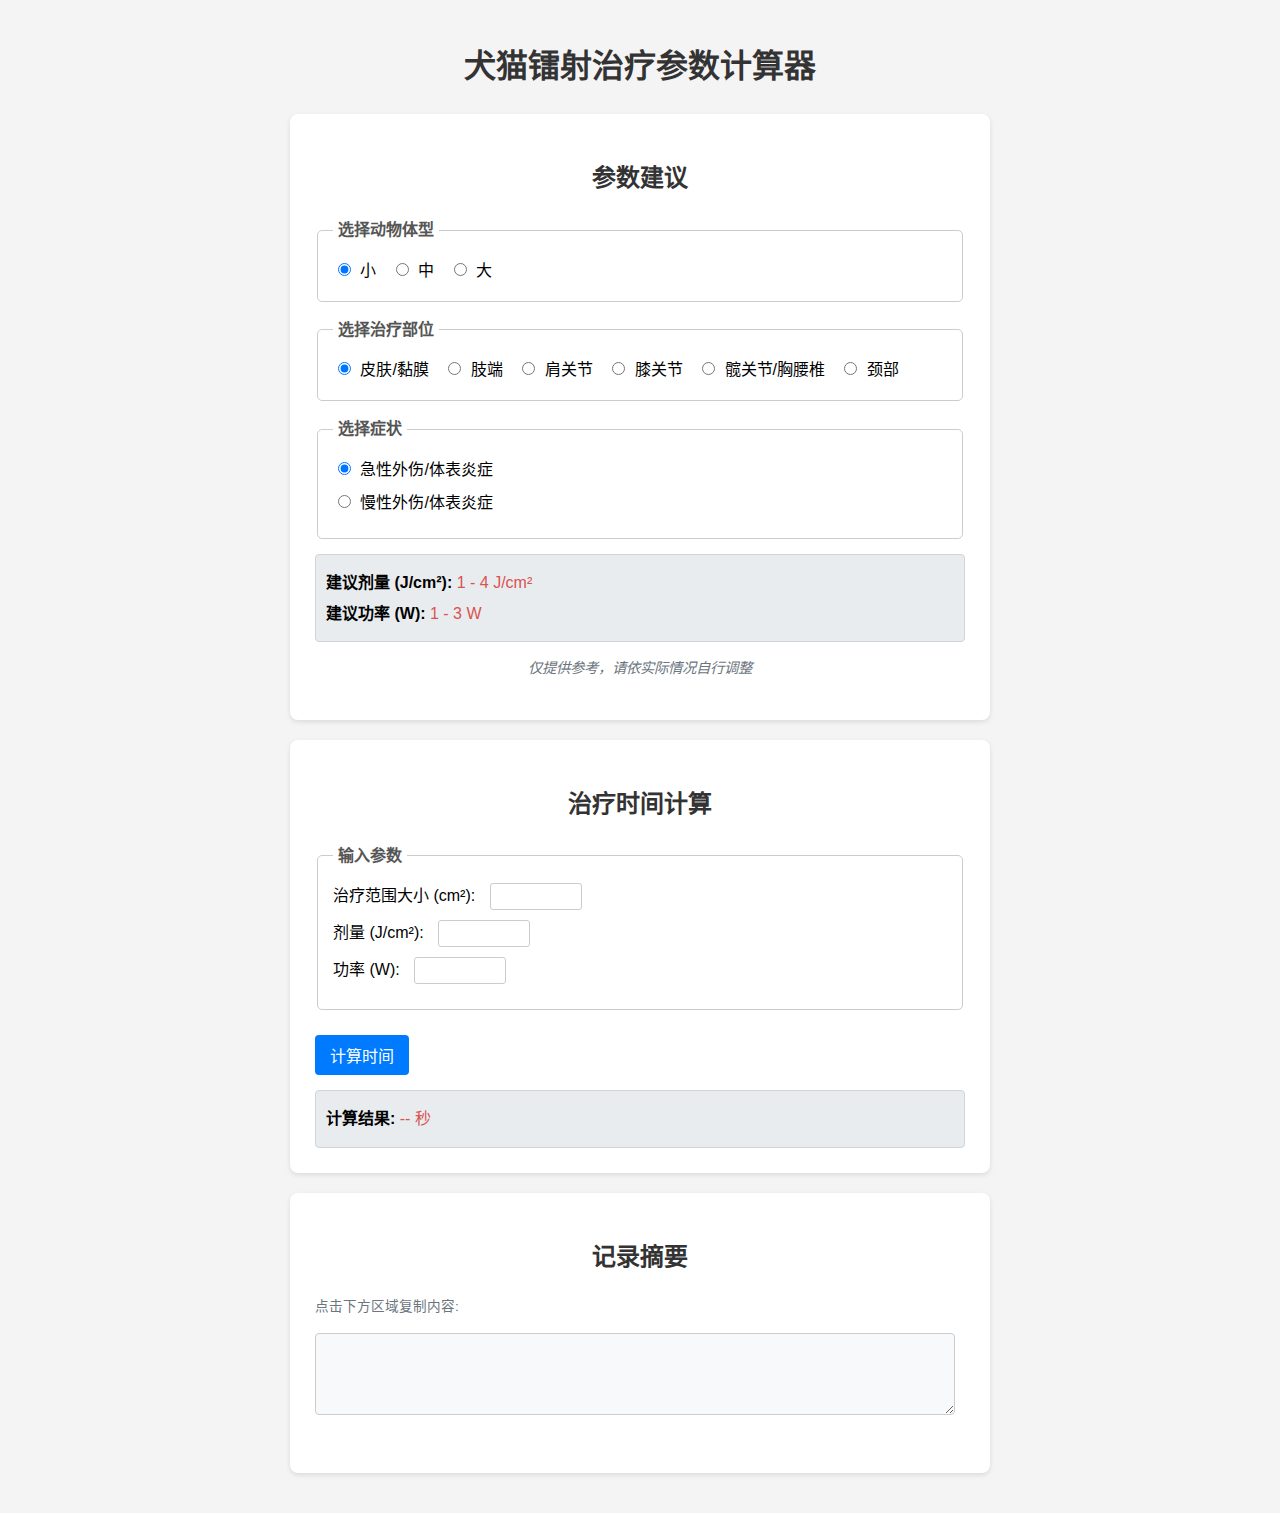
<file: laser/index.html>
<!DOCTYPE html>
<html lang="zh-CN">
<head>
    <meta charset="UTF-8">
    <meta name="viewport" content="width=device-width, initial-scale=1.0">
    <title>犬猫镭射治疗参数计算器</title>
    <style>
        body {
            font-family: sans-serif;
            line-height: 1.6;
            padding: 20px;
            max-width: 700px;
            margin: auto;
            background-color: #f4f4f4;
        }
        h1, h2 {
            color: #333;
            text-align: center;
        }
        .container {
            background-color: #fff;
            padding: 25px;
            border-radius: 8px;
            box-shadow: 0 2px 5px rgba(0,0,0,0.1);
            margin-bottom: 20px;
        }
        fieldset {
            border: 1px solid #ccc;
            border-radius: 5px;
            padding: 15px;
            margin-bottom: 15px;
        }
        legend {
            font-weight: bold;
            color: #555;
            padding: 0 5px;
        }
        label {
            margin-right: 10px;
            display: inline-block; /* Helps align radio buttons */
        }
        input[type="radio"], input[type="number"] {
            margin-right: 5px;
            margin-bottom: 10px; /* Spacing below inputs */
        }
         input[type="number"] {
            width: 80px; /* Adjust width as needed */
            padding: 5px;
            border: 1px solid #ccc;
            border-radius: 3px;
         }
        button {
            padding: 8px 15px;
            background-color: #007bff;
            color: white;
            border: none;
            border-radius: 4px;
            cursor: pointer;
            font-size: 1em;
            margin-top: 10px;
        }
        button:hover {
            background-color: #0056b3;
        }
        .result-display {
            margin-top: 15px;
            padding: 10px;
            background-color: #e9ecef;
            border: 1px solid #ced4da;
            border-radius: 4px;
        }
        .result-display p {
             margin: 5px 0;
             font-weight: bold;
        }
        .result-display span {
            font-weight: normal;
            color: #d9534f; /* Highlight result values */
        }
         #symptomsContainer label { /* Ensure symptom labels stack */
            display: block;
            margin-bottom: 5px;
        }
        .disclaimer {
            font-size: 0.9em;
            color: #6c757d;
            text-align: center;
            margin-top: 15px;
            font-style: italic;
        }
        .warning {
            color: #dc3545; /* Red color for warning */
            font-weight: bold;
            margin-left: 10px;
            font-size: 0.9em;
        }
        #recordSummaryOutput {
            width: 95%; /* Adjust width as needed */
            height: 60px; /* Adjust height as needed */
            font-family: monospace; /* Use monospace for better alignment */
            font-size: 1em;
            padding: 10px;
            border: 1px solid #ccc;
            border-radius: 4px;
            background-color: #f8f9fa;
            margin-top: 10px;
            resize: vertical; /* Allow vertical resize */
            white-space: pre; /* Preserve spaces and line breaks */
        }
        .copy-instruction {
            font-size: 0.85em;
            color: #6c757d;
            margin-bottom: 5px;
            display: block; /* Ensure it takes its own line */
        }
        #copyFeedback {
            font-size: 0.85em;
            color: green;
            margin-left: 10px;
            font-weight: bold;
            display: inline-block; /* Keep it next to the textarea */
            visibility: hidden; /* Hide initially */
        }
    </style>
</head>
<body>

    <h1>犬猫镭射治疗参数计算器</h1>

    <div class="container">
        <h2>参数建议</h2>
        <fieldset>
            <legend>选择动物体型</legend>
            <label><input type="radio" name="animalSize" value="小" checked> 小</label>
            <label><input type="radio" name="animalSize" value="中"> 中</label>
            <label><input type="radio" name="animalSize" value="大"> 大</label>
        </fieldset>

        <fieldset>
            <legend>选择治疗部位</legend>
            <label><input type="radio" name="treatmentArea" value="皮肤/黏膜" checked> 皮肤/黏膜</label>
            <label><input type="radio" name="treatmentArea" value="肢端"> 肢端</label>
            <label><input type="radio" name="treatmentArea" value="肩关节"> 肩关节</label>
            <label><input type="radio" name="treatmentArea" value="膝关节"> 膝关节</label>
            <label><input type="radio" name="treatmentArea" value="髋关节/胸腰椎"> 髋关节/胸腰椎</label>
            <label><input type="radio" name="treatmentArea" value="颈部"> 颈部</label>
        </fieldset>

        <fieldset>
            <legend>选择症状</legend>
            <div id="symptomsContainer">
                </div>
        </fieldset>

        <div class="result-display">
            <p>建议剂量 (J/cm²): <span id="recommendedDosage">--</span></p>
            <p>建议功率 (W): <span id="recommendedPower">--</span></p>
        </div>
        <p class="disclaimer">仅提供参考，请依实际情况自行调整</p>
    </div>

    <div class="container">
        <h2>治疗时间计算</h2>
         <fieldset>
             <legend>输入参数</legend>
             <div>
                 <label for="areaSize">治疗范围大小 (cm²):</label>
                 <input type="number" id="areaSize" name="areaSize" min="0" step="any">
             </div>
             <div>
                 <label for="dosageInput">剂量 (J/cm²):</label>
                 <input type="number" id="dosageInput" name="dosageInput" min="0" step="any">
             </div>
             <div>
                 <label for="powerInput">功率 (W):</label>
                 <input type="number" id="powerInput" name="powerInput" min="0.1" step="any">
                 <span id="powerWarning" class="warning" style="display: none;">功率较大，请注意安全</span>
            </div>
         </fieldset>
        <button id="calculateTimeBtn">计算时间</button>
        <div class="result-display">
            <p>计算结果: <span id="calculatedTime">-- 秒</span></p>
        </div>
    </div>

    <div class="container">
        <h2>记录摘要</h2>
        <label class="copy-instruction" for="recordSummaryOutput">点击下方区域复制内容:</label>
        <textarea id="recordSummaryOutput" readonly rows="3"></textarea>
        <span id="copyFeedback">已复制!</span>
    </div>


    <script src="script.js"></script>
</body>
</html>
</file>
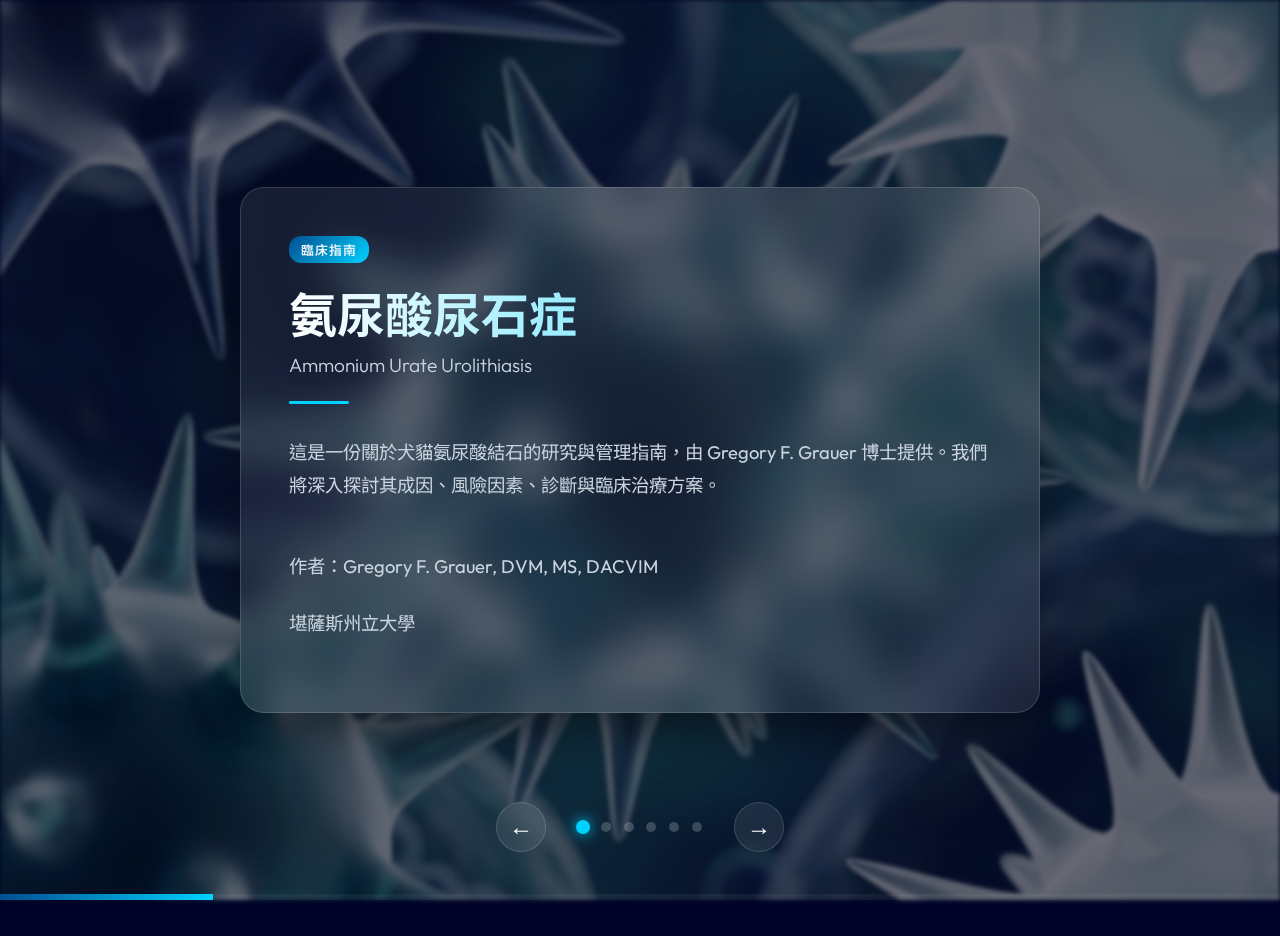
<file: Urolithiasis_Learning/index.html>
<!DOCTYPE html>
<html lang="zh-Hant">

<head>
    <meta charset="UTF-8">
    <meta name="viewport" content="width=device-width, initial-scale=1.0">
    <title>氨尿酸尿石症學習網頁 | Ammonium Urate Urolithiasis</title>
    <link rel="stylesheet" href="style.css">
    <link rel="preconnect" href="https://fonts.googleapis.com">
    <link rel="preconnect" href="https://fonts.gstatic.com" crossorigin>
    <link
        href="https://fonts.googleapis.com/css2?family=Outfit:wght@300;400;600;700&family=Noto+Sans+TC:wght@300;400;700&display=swap"
        rel="stylesheet">
</head>

<body>
    <div class="background-overlay"></div>

    <main class="slider-container" id="slider">
        <!-- Slide 1: Introduction -->
        <section class="slide active" id="slide-1">
            <div class="content-card">
                <span class="badge">臨床指南</span>
                <h1>氨尿酸尿石症</h1>
                <h2>Ammonium Urate Urolithiasis</h2>
                <div class="divider"></div>
                <p>這是一份關於犬貓氨尿酸結石的研究與管理指南，由 Gregory F. Grauer 博士提供。我們將深入探討其成因、風險因素、診斷與臨床治療方案。</p>
                <div class="author-info">
                    <p>作者：Gregory F. Grauer, DVM, MS, DACVIM</p>
                    <p>堪薩斯州立大學</p>
                </div>
            </div>
        </section>

        <!-- Slide 2: Pathogenesis -->
        <section class="slide" id="slide-2">
            <div class="content-card">
                <span class="badge">病理機制</span>
                <h1>發病機制</h1>
                <div class="divider"></div>
                <p>氨尿酸 (AU) 結石的形成源於尿液中<strong>嘌呤代謝產物</strong>（如尿酸、尿酸鈣、尿酸鈉）的過度飽和。</p>
                <ul class="info-list">
                    <li><strong>尿酸來源：</strong> 內源性嘌呤核糖核苷的分解及飲食中的核酸。</li>
                    <li><strong>關鍵因素：</strong> 高尿酸尿、高氨尿以及酸性尿液 pH 值。</li>
                </ul>
            </div>
        </section>

        <!-- Slide 3: Genetic Risk -->
        <section class="slide" id="slide-3">
            <div class="content-card">
                <span class="badge">風險因素</span>
                <h1>基因與遺傳風險</h1>
                <div class="divider"></div>
                <p>特定品種因基因缺陷，導致尿酸無法有效轉化為尿囊素 (Allantoin)。</p>
                <div class="breed-grid">
                    <div class="breed-item">
                        <h3>大理石狗 (Dalmatians)</h3>
                        <p>缺乏尿酸酶 (Uricase)，幾乎所有個體皆有較高風險。</p>
                    </div>
                    <div class="breed-item">
                        <h3>英國鬥牛犬 (Bulldogs)</h3>
                        <p>同樣具有高度遺傳傾向，易形成尿酸鹽結石。</p>
                    </div>
                </div>
            </div>
        </section>

        <!-- Slide 4: Acquired Risk (PSS) -->
        <section class="slide" id="slide-4">
            <div class="content-card">
                <span class="badge">肝臟疾病</span>
                <h1>肝門脈分流 (PSS)</h1>
                <div class="divider"></div>
                <p>後天性或先天性肝臟疾病是貓狗形成尿酸鹽結石的主要誘因之一。</p>
                <div class="info-box">
                    <p><strong>作用原理：</strong> 肝功能不全導致肝臟將氨轉化為尿素的能力下降，造成腎臟排泄的氨與尿酸增加，進而導致尿液飽和。</p>
                </div>
            </div>
        </section>

        <!-- Slide 5: Diagnosis -->
        <section class="slide" id="slide-5">
            <div class="content-card">
                <span class="badge">診斷工具</span>
                <h1>臨床診斷與影像</h1>
                <div class="divider"></div>
                <ul class="info-list">
                    <li><strong>X 光檢查：</strong> 尿酸鹽結石通常是<strong>放射線穿透性</strong> (Radiolucent) 的，在一般 X 光下難以發現。</li>
                    <li><strong>超音波：</strong> 是檢測此類結石的首選影像工具。</li>
                    <li><strong>尿液分析：</strong> 觀察是否存在典型的氨尿酸結晶（多角形或刺蘋果狀）。</li>
                </ul>
            </div>
        </section>

        <!-- Slide 6: Management -->
        <section class="slide" id="slide-6">
            <div class="content-card">
                <span class="badge">治療方案</span>
                <h1>管理與預防策略</h1>
                <div class="divider"></div>
                <p>結合飲食與藥物是成功管理的關鍵。</p>
                <div class="management-grid">
                    <div class="m-item">
                        <h3>飲食管理</h3>
                        <p>低蛋白質、低嘌呤飲食，並促進尿液鹼化 (pH 7.0-7.5)。</p>
                    </div>
                    <div class="m-item">
                        <h3>藥物治療</h3>
                        <p><strong>別嘌呤醇 (Allopurinol)</strong>：減少尿酸生成。需注意避免結石生成副作用。</p>
                    </div>
                </div>
            </div>
        </section>
    </main>

    <nav class="controls">
        <button id="prevBtn" class="nav-btn">&larr;</button>
        <div class="pagination">
            <span class="dot active" data-slide="0"></span>
            <span class="dot" data-slide="1"></span>
            <span class="dot" data-slide="2"></span>
            <span class="dot" data-slide="3"></span>
            <span class="dot" data-slide="4"></span>
            <span class="dot" data-slide="5"></span>
        </div>
        <button id="nextBtn" class="nav-btn">&rarr;</button>
    </nav>

    <div class="progress-bar">
        <div class="progress" id="progress"></div>
    </div>

    <script src="main.js"></script>
</body>

</html>
</file>
<file: Urolithiasis_Learning/style.css>
:root {
    --primary: #004e92;
    --secondary: #000428;
    --accent: #00d2ff;
    --text-main: #f0f4f8;
    --text-dim: #cbd5e0;
    --card-bg: rgba(255, 255, 255, 0.08);
    --glass-border: rgba(255, 255, 255, 0.15);
    --transition-speed: 0.8s;
    --easing: cubic-bezier(0.77, 0, 0.175, 1);
}

* {
    margin: 0;
    padding: 0;
    box-sizing: border-box;
}

body {
    font-family: 'Outfit', 'Noto Sans TC', sans-serif;
    background: var(--secondary);
    color: var(--text-main);
    height: 100vh;
    overflow: hidden;
    display: flex;
    flex-direction: column;
    justify-content: center;
    align-items: center;
}

.background-overlay {
    position: fixed;
    top: 0;
    left: 0;
    width: 100%;
    height: 100%;
    background: url('bg.png') no-repeat center center/cover;
    filter: brightness(0.6) blur(2px);
    z-index: -1;
    opacity: 0.7;
}

.slider-container {
    position: relative;
    width: 100%;
    height: 100%;
    display: flex;
    align-items: center;
    justify-content: center;
    perspective: 1500px;
}

.slide {
    position: absolute;
    width: 100%;
    height: 100%;
    display: flex;
    justify-content: center;
    align-items: center;
    opacity: 0;
    transform: translateX(100px) rotateY(-10deg);
    transition: all var(--transition-speed) var(--easing);
    pointer-events: none;
    padding: 2rem;
}

.slide.active {
    opacity: 1;
    transform: translateX(0) rotateY(0);
    pointer-events: auto;
}

.slide.prev {
    opacity: 0;
    transform: translateX(-100px) rotateY(10deg);
}

.content-card {
    background: var(--card-bg);
    backdrop-filter: blur(20px);
    -webkit-backdrop-filter: blur(20px);
    border: 1px solid var(--glass-border);
    border-radius: 24px;
    padding: 3rem;
    max-width: 800px;
    width: 100%;
    box-shadow: 0 25px 50px -12px rgba(0, 0, 0, 0.5);
    position: relative;
    overflow: hidden;
    animation: cardEntrance 1s var(--easing);
}

@keyframes cardEntrance {
    from {
        transform: translateY(30px);
        opacity: 0;
    }

    to {
        transform: translateY(0);
        opacity: 1;
    }
}

.badge {
    display: inline-block;
    background: linear-gradient(135deg, var(--primary), var(--accent));
    padding: 4px 12px;
    border-radius: 12px;
    font-size: 0.8rem;
    font-weight: 600;
    text-transform: uppercase;
    margin-bottom: 1.5rem;
    letter-spacing: 1px;
}

h1 {
    font-size: 3rem;
    margin-bottom: 0.5rem;
    background: linear-gradient(to right, #fff, var(--accent));
    -webkit-background-clip: text;
    -webkit-text-fill-color: transparent;
    line-height: 1.2;
}

h2 {
    font-size: 1.2rem;
    color: var(--text-dim);
    font-weight: 300;
    margin-bottom: 1.5rem;
}

.divider {
    height: 3px;
    width: 60px;
    background: var(--accent);
    margin-bottom: 2rem;
    border-radius: 2px;
}

p {
    font-size: 1.15rem;
    line-height: 1.8;
    color: var(--text-dim);
    margin-bottom: 1.5rem;
}

.info-list {
    list-style: none;
    margin-top: 1.5rem;
}

.info-list li {
    margin-bottom: 1rem;
    padding-left: 1.5rem;
    position: relative;
}

.info-list li::before {
    content: "•";
    color: var(--accent);
    position: absolute;
    left: 0;
    font-size: 1.5rem;
    line-height: 1;
}

.author-info {
    margin-top: 3rem;
    font-size: 0.9rem;
    color: rgba(255, 255, 255, 0.5);
}

.breed-grid,
.management-grid {
    display: grid;
    grid-template-columns: 1fr 1fr;
    gap: 1.5rem;
    margin-top: 2rem;
}

.breed-item,
.m-item {
    background: rgba(255, 255, 255, 0.05);
    padding: 1.5rem;
    border-radius: 16px;
    border: 1px solid rgba(255, 255, 255, 0.05);
}

.breed-item h3,
.m-item h3 {
    color: var(--accent);
    margin-bottom: 0.5rem;
    font-size: 1.1rem;
}

.info-box {
    background: rgba(0, 210, 255, 0.1);
    border-left: 4px solid var(--accent);
    padding: 1.5rem;
    border-radius: 8px;
    margin-top: 1.5rem;
}

/* Controls */
.controls {
    position: fixed;
    bottom: 3rem;
    display: flex;
    align-items: center;
    gap: 2rem;
    z-index: 100;
}

.nav-btn {
    background: var(--card-bg);
    border: 1px solid var(--glass-border);
    color: white;
    width: 50px;
    height: 50px;
    border-radius: 50%;
    cursor: pointer;
    display: flex;
    justify-content: center;
    align-items: center;
    font-size: 1.5rem;
    transition: all 0.3s ease;
    backdrop-filter: blur(10px);
}

.nav-btn:hover {
    background: var(--accent);
    transform: scale(1.1);
    box-shadow: 0 0 20px rgba(0, 210, 255, 0.4);
}

.pagination {
    display: flex;
    gap: 0.8rem;
}

.dot {
    width: 10px;
    height: 10px;
    border-radius: 50%;
    background: rgba(255, 255, 255, 0.2);
    cursor: pointer;
    transition: all 0.3s ease;
}

.dot.active {
    background: var(--accent);
    transform: scale(1.4);
    box-shadow: 0 0 10px var(--accent);
}

.progress-bar {
    position: fixed;
    bottom: 0;
    left: 0;
    width: 100%;
    height: 6px;
    background: rgba(255, 255, 255, 0.05);
}

.progress {
    height: 100%;
    width: 16.66%;
    background: linear-gradient(to right, var(--primary), var(--accent));
    transition: width 0.5s ease;
}

/* Responsive */
@media (max-width: 768px) {
    h1 {
        font-size: 2rem;
    }

    .content-card {
        padding: 1.5rem;
        margin: 1rem;
    }

    .breed-grid,
    .management-grid {
        grid-template-columns: 1fr;
    }

    .controls {
        bottom: 2rem;
        scale: 0.8;
    }
}
</file>
